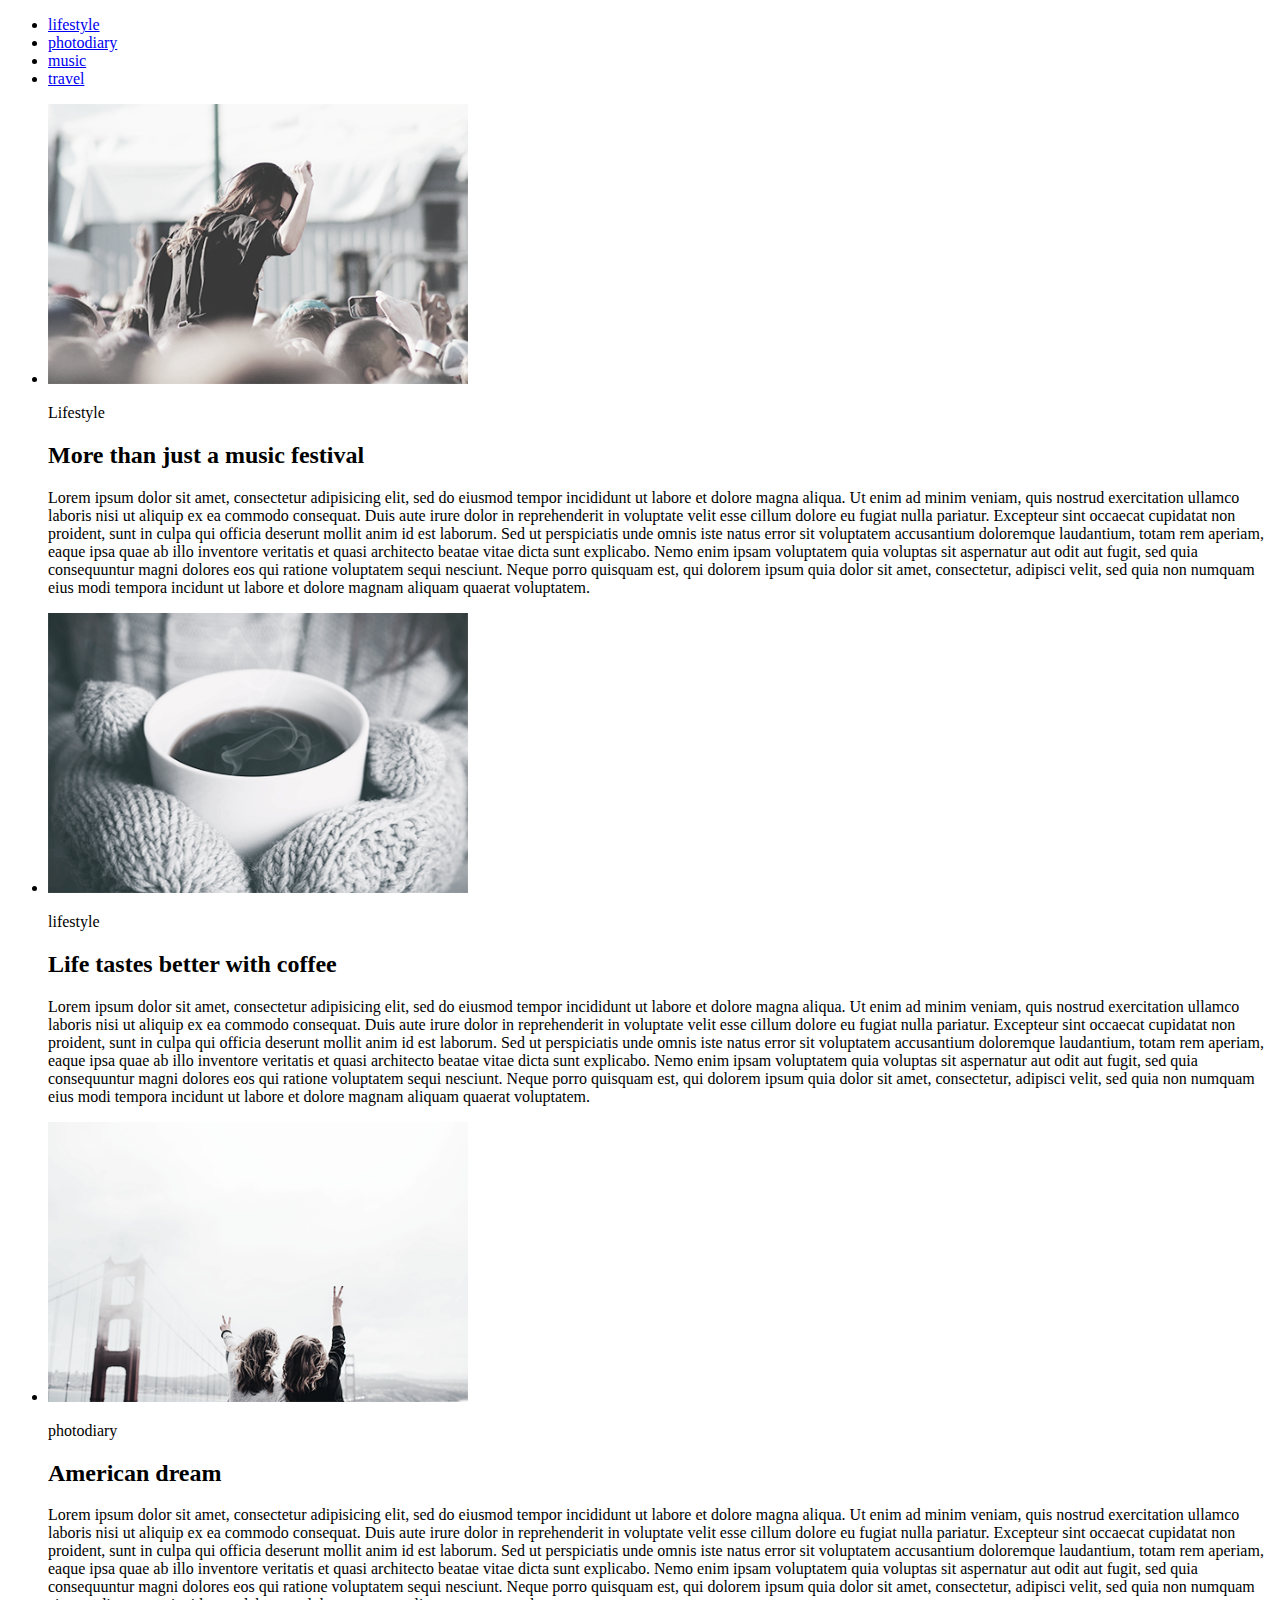
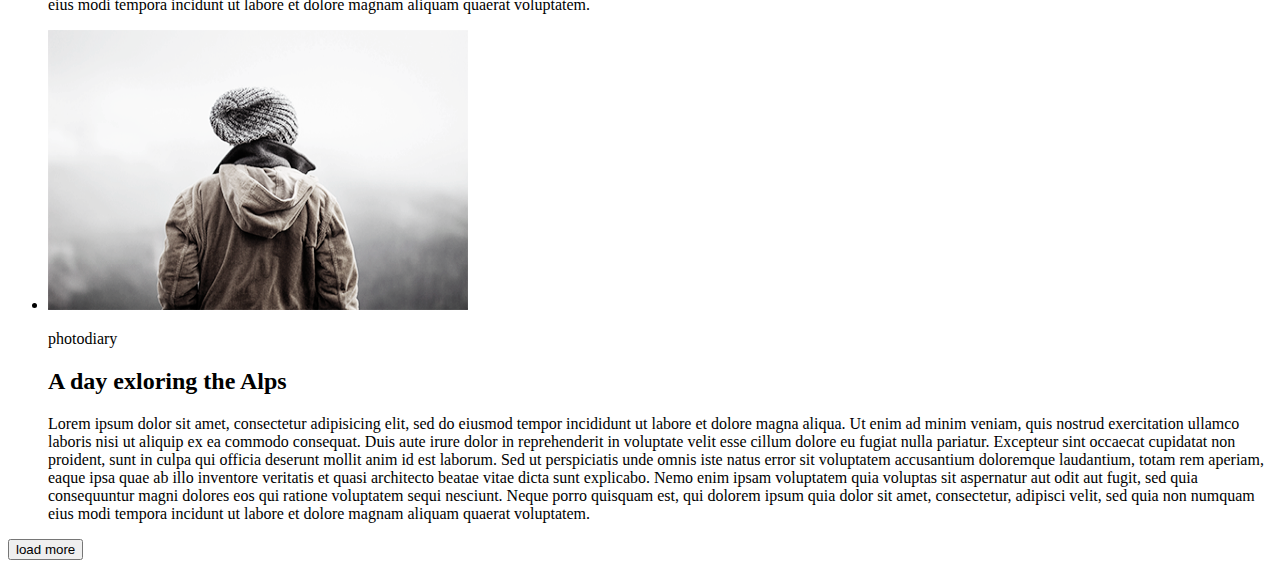
<file: html-css/hw-01-02/index.html>
<!DOCTYPE html>
<html lang="en">

<head>
  <meta charset="UTF-8">
  <meta name="viewport" content="width=device-width, initial-scale=1.0">
  <title>hw-01-02</title>
</head>

<body>

  <header>
    <nav>
      <ul>
        <li><a href="#section1">lifestyle</a></li>
        <li><a href="#section2">photodiary</a></li>
        <li><a href="#section3">music</a></li>
        <li><a href="#section4">travel</a></li>
      </ul>
    </nav>
  </header>

  <main>

    <section>

      <ul>

        <li>
          <article id="section1">
            <img src="img/image.png" alt="image" height="280" width="420">
            <p>Lifestyle</p>
            <h2>More than just a music festival</h2>
            <p>Lorem ipsum dolor sit amet, consectetur adipisicing elit, sed do eiusmod tempor incididunt ut labore et
              dolore
              magna aliqua. Ut enim ad minim veniam, quis nostrud exercitation ullamco laboris nisi ut aliquip ex ea
              commodo
              consequat. Duis aute irure dolor in reprehenderit in voluptate velit esse cillum dolore eu fugiat nulla
              pariatur. Excepteur sint occaecat cupidatat non proident, sunt in culpa qui officia deserunt mollit anim
              id est
              laborum. Sed ut perspiciatis unde omnis iste natus error sit voluptatem accusantium doloremque laudantium,
              totam
              rem aperiam, eaque ipsa quae ab illo inventore veritatis et quasi architecto beatae vitae dicta sunt
              explicabo.
              Nemo enim ipsam voluptatem quia voluptas sit aspernatur aut odit aut fugit, sed quia consequuntur magni
              dolores
              eos qui ratione voluptatem sequi nesciunt. Neque porro quisquam est, qui dolorem ipsum quia dolor sit
              amet,
              consectetur, adipisci velit, sed quia non numquam eius modi tempora incidunt ut labore et dolore magnam
              aliquam
              quaerat voluptatem.</p>
          </article>
        </li>

        <li>
          <article id="section2">
            <img src="img/image1.png" alt="image1" height="280" width="420">
            <p>lifestyle</p>
            <h2>Life tastes better with coffee</h2>
            <p>Lorem ipsum dolor sit amet, consectetur adipisicing elit, sed do eiusmod tempor incididunt ut labore et
              dolore
              magna aliqua. Ut enim ad minim veniam, quis nostrud exercitation ullamco laboris nisi ut aliquip ex ea
              commodo
              consequat. Duis aute irure dolor in reprehenderit in voluptate velit esse cillum dolore eu fugiat nulla
              pariatur. Excepteur sint occaecat cupidatat non proident, sunt in culpa qui officia deserunt mollit anim
              id est
              laborum. Sed ut perspiciatis unde omnis iste natus error sit voluptatem accusantium doloremque laudantium,
              totam
              rem aperiam, eaque ipsa quae ab illo inventore veritatis et quasi architecto beatae vitae dicta sunt
              explicabo.
              Nemo enim ipsam voluptatem quia voluptas sit aspernatur aut odit aut fugit, sed quia consequuntur magni
              dolores
              eos qui ratione voluptatem sequi nesciunt. Neque porro quisquam est, qui dolorem ipsum quia dolor sit
              amet,
              consectetur, adipisci velit, sed quia non numquam eius modi tempora incidunt ut labore et dolore magnam
              aliquam
              quaerat voluptatem.</p>
          </article>
        </li>

        <li>
          <article id="section3">
            <img src="img/image2.png" alt="image2" height="280" width="420">
            <p>photodiary</p>
            <h2>American dream</h2>
            <p>Lorem ipsum dolor sit amet, consectetur adipisicing elit, sed do eiusmod tempor incididunt ut labore et
              dolore
              magna aliqua. Ut enim ad minim veniam, quis nostrud exercitation ullamco laboris nisi ut aliquip ex ea
              commodo
              consequat. Duis aute irure dolor in reprehenderit in voluptate velit esse cillum dolore eu fugiat nulla
              pariatur. Excepteur sint occaecat cupidatat non proident, sunt in culpa qui officia deserunt mollit anim
              id
              est
              laborum. Sed ut perspiciatis unde omnis iste natus error sit voluptatem accusantium doloremque laudantium,
              totam
              rem aperiam, eaque ipsa quae ab illo inventore veritatis et quasi architecto beatae vitae dicta sunt
              explicabo.
              Nemo enim ipsam voluptatem quia voluptas sit aspernatur aut odit aut fugit, sed quia consequuntur magni
              dolores
              eos qui ratione voluptatem sequi nesciunt. Neque porro quisquam est, qui dolorem ipsum quia dolor sit
              amet,
              consectetur, adipisci velit, sed quia non numquam eius modi tempora incidunt ut labore et dolore magnam
              aliquam
              quaerat voluptatem.</p>
          </article>
        </li>

        <li>
          <article id="section4">
            <img src="img/image3.png" alt="image3" height="280" width="420">
            <p>photodiary</p>
            <h2>A day exloring the Alps</h2>
            <p>Lorem ipsum dolor sit amet, consectetur adipisicing elit, sed do eiusmod tempor incididunt ut labore et
              dolore
              magna aliqua. Ut enim ad minim veniam, quis nostrud exercitation ullamco laboris nisi ut aliquip ex ea
              commodo
              consequat. Duis aute irure dolor in reprehenderit in voluptate velit esse cillum dolore eu fugiat nulla
              pariatur. Excepteur sint occaecat cupidatat non proident, sunt in culpa qui officia deserunt mollit anim
              id
              est
              laborum. Sed ut perspiciatis unde omnis iste natus error sit voluptatem accusantium doloremque laudantium,
              totam
              rem aperiam, eaque ipsa quae ab illo inventore veritatis et quasi architecto beatae vitae dicta sunt
              explicabo.
              Nemo enim ipsam voluptatem quia voluptas sit aspernatur aut odit aut fugit, sed quia consequuntur magni
              dolores
              eos qui ratione voluptatem sequi nesciunt. Neque porro quisquam est, qui dolorem ipsum quia dolor sit
              amet,
              consectetur, adipisci velit, sed quia non numquam eius modi tempora incidunt ut labore et dolore magnam
              aliquam
              quaerat voluptatem.</p>
          </article>
        </li>

      </ul>

      <button>load more</button>

    </section>

  </main>

</body>

</html>
</file>
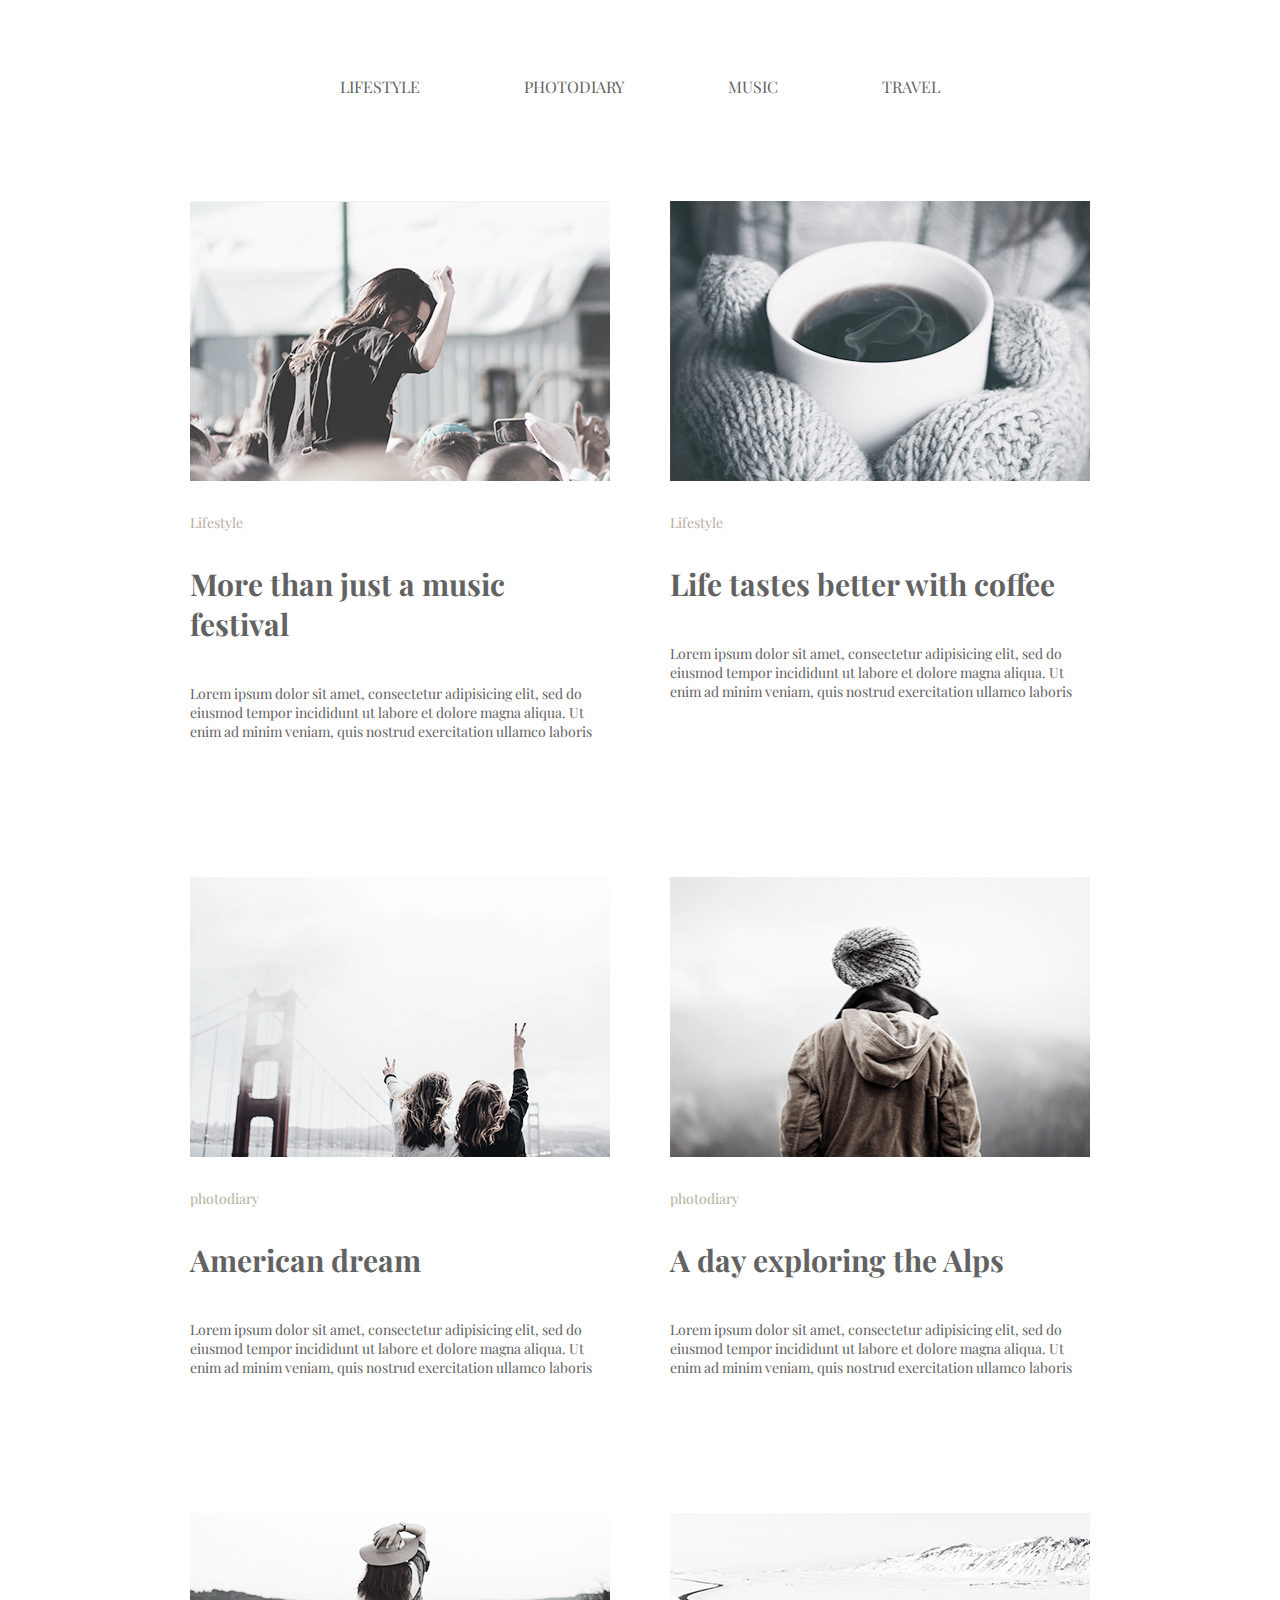
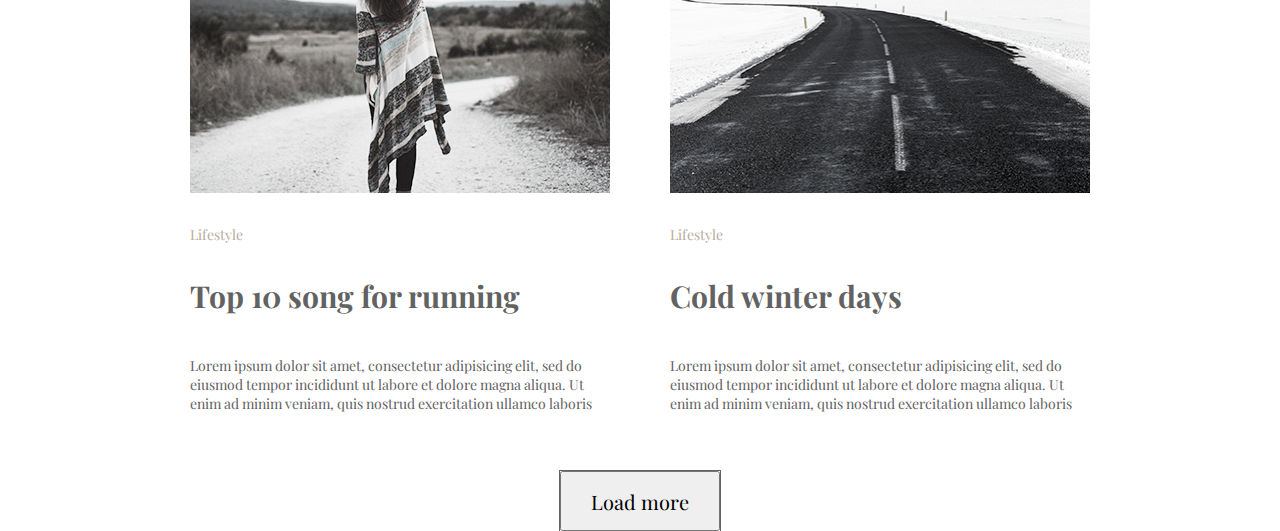
<file: html-css/hw-03/index.html>
<!DOCTYPE html>
<html lang="en">

<head>
    <meta charset="UTF-8">
    <meta name="viewport" content="width=device-width, initial-scale=1.0">
    <title>hw-03</title>
    <link href="https://fonts.googleapis.com/css?family=Playfair+Display:400,700&display=swap" rel="stylesheet">
    <link href="https://fonts.googleapis.com/css?family=Ubuntu&display=swap" rel="stylesheet">
    <link rel="stylesheet" href="css/style.css">
</head>

<body>
    <div class="container">
        <h1 class="visually-hidden">website</h1>

        <header class="page-header">

            <nav>
                <ul class="nav-ul">
                    <li class="nav-li"><a href="#">lifestyle</a></li>
                    <li class="nav-li"><a href="#">photodiary</a></li>
                    <li class="nav-li"><a href="#">music</a></li>
                    <li class="nav-li"><a href="#">travel</a></li>
                </ul>
            </nav>

        </header>

        <main>

            <section>

                <ul class="section-ul">
                    <li class="section-li">
                        <article class="post">
                            <img class="images" src="img/image_1.png" alt="image_1" width="420" height="280">
                            <p class="category">Lifestyle</p>
                            <h2 class="sections-title">More than just a music festival</h2>
                            <p class="text">Lorem ipsum dolor sit amet, consectetur adipisicing elit, sed do
                                eiusmod tempor incididunt ut labore et dolore magna aliqua. Ut enim ad minim veniam,
                                quis nostrud exercitation ullamco laboris</p>
                        </article>
                    </li>
                    <li class="section-li">
                        <article class="post">
                            <img class="images" src="img/image_2.png" alt="image_2.png" width="420" height="280">
                            <p class="category">Lifestyle</p>
                            <h2 class="sections-title">Life tastes better with coffee</h2>
                            <p class="text">Lorem ipsum dolor sit amet, consectetur adipisicing elit, sed do
                                eiusmod tempor incididunt ut labore et dolore magna aliqua. Ut enim ad minim veniam,
                                quis nostrud exercitation ullamco laboris</p>
                        </article>
                    </li>
                    <li class="section-li">
                        <article class="post">
                            <img class="images" src="img/image_3.png" alt="image_3.png" width="420" height="280">
                            <p class="category">photodiary</p>
                            <h2 class="sections-title">American dream</h2>
                            <p class="text">Lorem ipsum dolor sit amet, consectetur adipisicing elit, sed do
                                eiusmod tempor incididunt ut labore et dolore magna aliqua. Ut enim ad minim veniam,
                                quis nostrud exercitation ullamco laboris</p>
                        </article>
                    </li>
                    <li class="section-li">
                        <article class="post">
                            <img class="images" src="img/image_4.png" alt="image_4.png" width="420" height="280">
                            <p class="category">photodiary</p>
                            <h2 class="sections-title">A day exploring the Alps</h2>
                            <p class="text">Lorem ipsum dolor sit amet, consectetur adipisicing elit, sed do
                                eiusmod tempor incididunt ut labore et dolore magna aliqua. Ut enim ad minim veniam,
                                quis nostrud exercitation ullamco laboris</p>
                        </article>
                    </li>
                    <li class="section-li">
                        <article class="post">
                            <img class="images" src="img/image_5.png" alt="image_5.png" width="420" height="280">
                            <p class="category">Lifestyle</p>
                            <h2 class="sections-title">Top 10 song for running</h2>
                            <p class="text">Lorem ipsum dolor sit amet, consectetur adipisicing elit, sed do
                                eiusmod tempor incididunt ut labore et dolore magna aliqua. Ut enim ad minim veniam,
                                quis nostrud exercitation ullamco laboris</p>
                        </article>
                    </li>
                    <li class="section-li">
                        <article class="post">
                            <img class="images" src="img/image_6.png" alt="image_6.png" width="420" height="280">
                            <p class="category">Lifestyle</p>
                            <h2 class="sections-title">Cold winter days</h2>
                            <p class="text">Lorem ipsum dolor sit amet, consectetur adipisicing elit, sed do
                                eiusmod tempor incididunt ut labore et dolore magna aliqua. Ut enim ad minim veniam,
                                quis nostrud exercitation ullamco laboris</p>
                        </article>
                    </li>
                </ul>

                <button class="btn-more" type="button">Load more</button>

            </section>
        </main>
    </div>
</body>

</html>
</file>
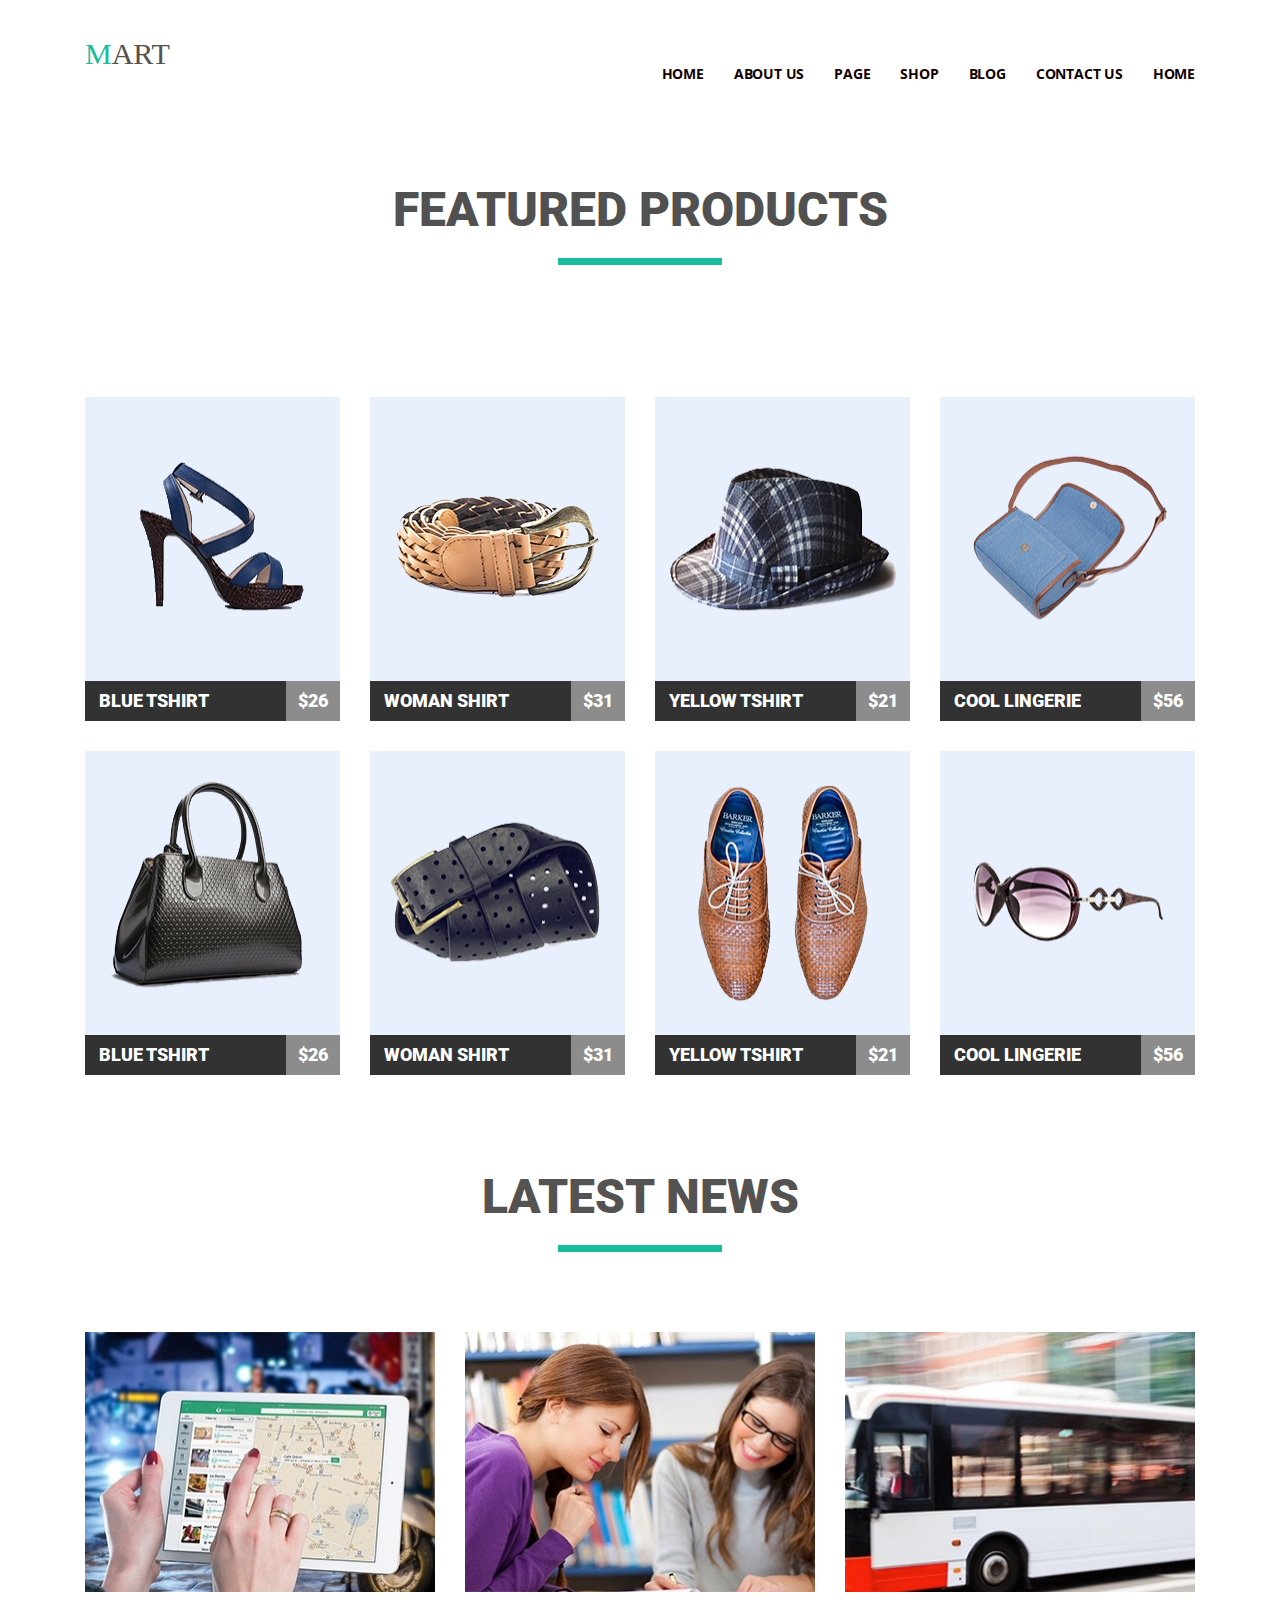
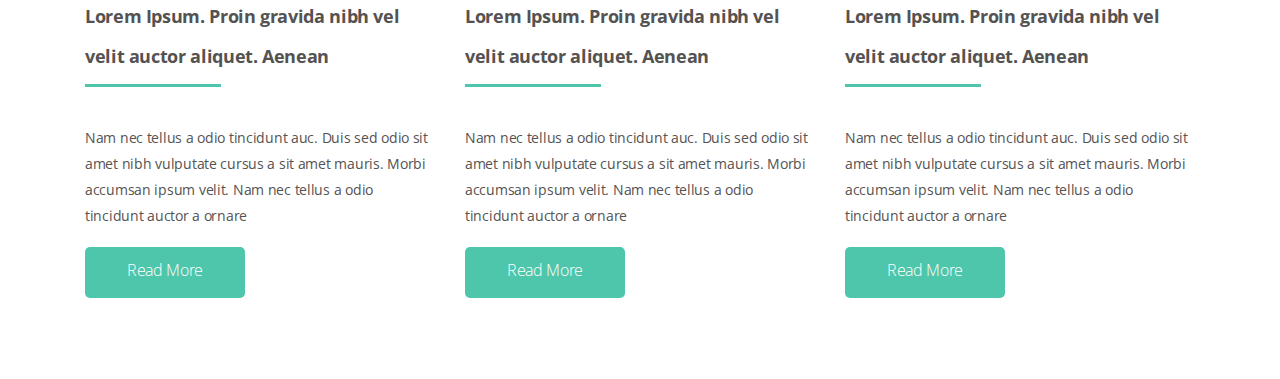
<file: html-css/hw-04/index.html>
<!DOCTYPE html>
<html lang="en">

<head>
    <meta charset="UTF-8">
    <meta name="viewport" content="width=device-width, initial-scale=1.0">
    <title>hw-04</title>
    <link href="https://fonts.googleapis.com/css?family=Roboto:300,400,700,900&display=swap" rel="stylesheet">
    <link href="https://fonts.googleapis.com/css?family=Open+Sans:300,400,700&display=swap" rel="stylesheet">
    <link rel="stylesheet" href="css/style.css">
</head>

<body>

    <div class="conteiner">

        <header>

            <nav class="clearfix">

                <div class="nav_logo">
                    <a href="#">mart</a>
                </div>
                <ul class="nav_list">
                    <li class="nav_list_item">
                        <a href="#" class="nav_list_link">home</a>
                    </li>
                    <li class="nav_list_item">
                        <a href="#" class="nav_list_link">about us</a>
                    </li>
                    <li class="nav_list_item">
                        <a href="#" class="nav_list_link">page</a>
                    </li>
                    <li class="nav_list_item">
                        <a href="#" class="nav_list_link">shop</a>
                    </li>
                    <li class="nav_list_item">
                        <a href="#" class="nav_list_link">blog</a>
                    </li>
                    <li class="nav_list_item">
                        <a href="#" class="nav_list_link">contact us</a>
                    </li>
                    <li class="nav_list_item">
                        <a href="#" class="nav_list_link">home</a>
                    </li>
                </ul>

            </nav>

        </header>
    </div>
    <main>
        <!--section featured-->

        <section class="featured">
            <div class="conteiner">
                <h2 class="featured_title">featured products</h2>

                <ul class="list clearfix">

                    <li class="list_block">
                        <a href="#">
                            <img class="list_block_img" src="./img/product_1.png" alt="pr1" width="255" height="280">
                        </a>

                        <div class="list_block-info clearfix">
                            <h2 class="list_block-title">
                                <a href="#">blue tshirt</a>
                            </h2>
                            <span class="list_block-price">$26</span>
                        </div>
                    </li>

                    <li class="list_block">
                        <a href="#">
                            <img class="list_block_img" src="./img/product_2.png" alt="pr2" width="255" height="280">
                        </a>

                        <div class="list_block-info clearfix">
                            <h2 class="list_block-title">
                                <a href="#">woman shirt</a>
                            </h2>
                            <span class="list_block-price">$31</span>
                        </div>
                    </li>

                    <li class="list_block">
                        <a href="#">
                            <img class="list_block_img" src="./img/product_3.png" alt="pr3" width="255" height="280">
                        </a>

                        <div class="list_block-info clearfix">
                            <h2 class="list_block-title">
                                <a href="#">yellow tshirt</a>
                            </h2>
                            <span class="list_block-price">$21</span>
                        </div>
                    </li>

                    <li class="list_block">
                        <a href="#">
                            <img class="list_block_img" src="./img/product_4.png" alt="pr4" width="255" height="280">
                        </a>

                        <div class="list_block-info clearfix">
                            <h2 class="list_block-title">
                                <a href="#">cool lingerie</a>
                            </h2>
                            <span class="list_block-price">$56</span>
                        </div>
                    </li>

                    <li class="list_block">
                        <a href="#">
                            <img class="list_block_img" src="./img/product_5.png" alt="pr5" width="255" height="280">
                        </a>

                        <div class="list_block-info clearfix">
                            <h2 class="list_block-title">
                                <a href="#">blue tshirt</a>
                            </h2>
                            <span class="list_block-price">$26</span>
                        </div>
                    </li>

                    <li class="list_block">
                        <a href="#">
                            <img class="list_block_img" src="./img/product_6.png" alt="pr6" width="255" height="280">
                        </a>

                        <div class="list_block-info clearfix">
                            <h2 class="list_block-title">
                                <a href="#">woman shirt</a>
                            </h2>
                            <span class="list_block-price">$31</span>
                        </div>
                    </li>

                    <li class="list_block">
                        <a href="#">
                            <img class="list_block_img" src="./img/product_7.png" alt="pr7" width="255" height="280">
                        </a>

                        <div class="list_block-info clearfix">
                            <h2 class="list_block-title">
                                <a href="#">yellow tshirt</a>
                            </h2>
                            <span class="list_block-price">$21</span>
                        </div>
                    </li>

                    <li class="list_block">
                        <a href="#">
                            <img class="list_block_img" src="./img/product_8.png" alt="pr8" width="255" height="280">
                        </a>

                        <div class="list_block-info clearfix">
                            <h2 class="list_block-title">
                                <a href="#">cool lingerie</a>
                            </h2>
                            <span class="list_block-price">$56</span>
                        </div>
                    </li>

                </ul>
            </div>
        </section>

        <!-- SECTION NEWS -->
        <section class="news">
            <div class="conteiner">
                <div class="news_title">latest news</div>

                <ul class="list-feature clearfix">
                    <li class="list-feature__item">
                        <img src="./img/img_1.jpg" alt="photo1" class="list-feature__img" width="350" height="260">
                        <h2 class="list-feature__title">Lorem Ipsum. Proin gravida nibh vel velit auctor aliquet. Aenean
                        </h2>
                        <p class="list-feature__text">Nam nec tellus a odio tincidunt auc. Duis sed odio sit amet nibh
                            vulputate cursus a sit amet mauris. Morbi accumsan ipsum velit. Nam nec tellus a odio
                            tincidunt auctor a ornare </p>
                        <a href="#" class="list-feature__link">read more</a>
                    </li>
                    <li class="list-feature__item">
                        <img src="./img/img_2.jpg" alt="photo2" class="list-feature__img" width="350" height="260">
                        <h2 class="list-feature__title">Lorem Ipsum. Proin gravida nibh vel velit auctor aliquet. Aenean
                        </h2>
                        <p class="list-feature__text">Nam nec tellus a odio tincidunt auc. Duis sed odio sit amet nibh
                            vulputate cursus a sit amet mauris. Morbi accumsan ipsum velit. Nam nec tellus a odio
                            tincidunt auctor a ornare </p>
                        <a href="#" class="list-feature__link">read more</a>
                    </li>
                    <li class="list-feature__item">
                        <img src="./img/img_3.jpg" alt="photo3" class="list-feature__img" width="350" height="260">
                        <h2 class="list-feature__title">Lorem Ipsum. Proin gravida nibh vel velit auctor aliquet. Aenean
                        </h2>
                        <p class="list-feature__text">Nam nec tellus a odio tincidunt auc. Duis sed odio sit amet nibh
                            vulputate cursus a sit amet mauris. Morbi accumsan ipsum velit. Nam nec tellus a odio
                            tincidunt auctor a ornare </p>
                        <a href="#" class="list-feature__link">read more</a>
                    </li>
                </ul>
            </div>
        </section>
    </main>

</body>

</html>
</file>
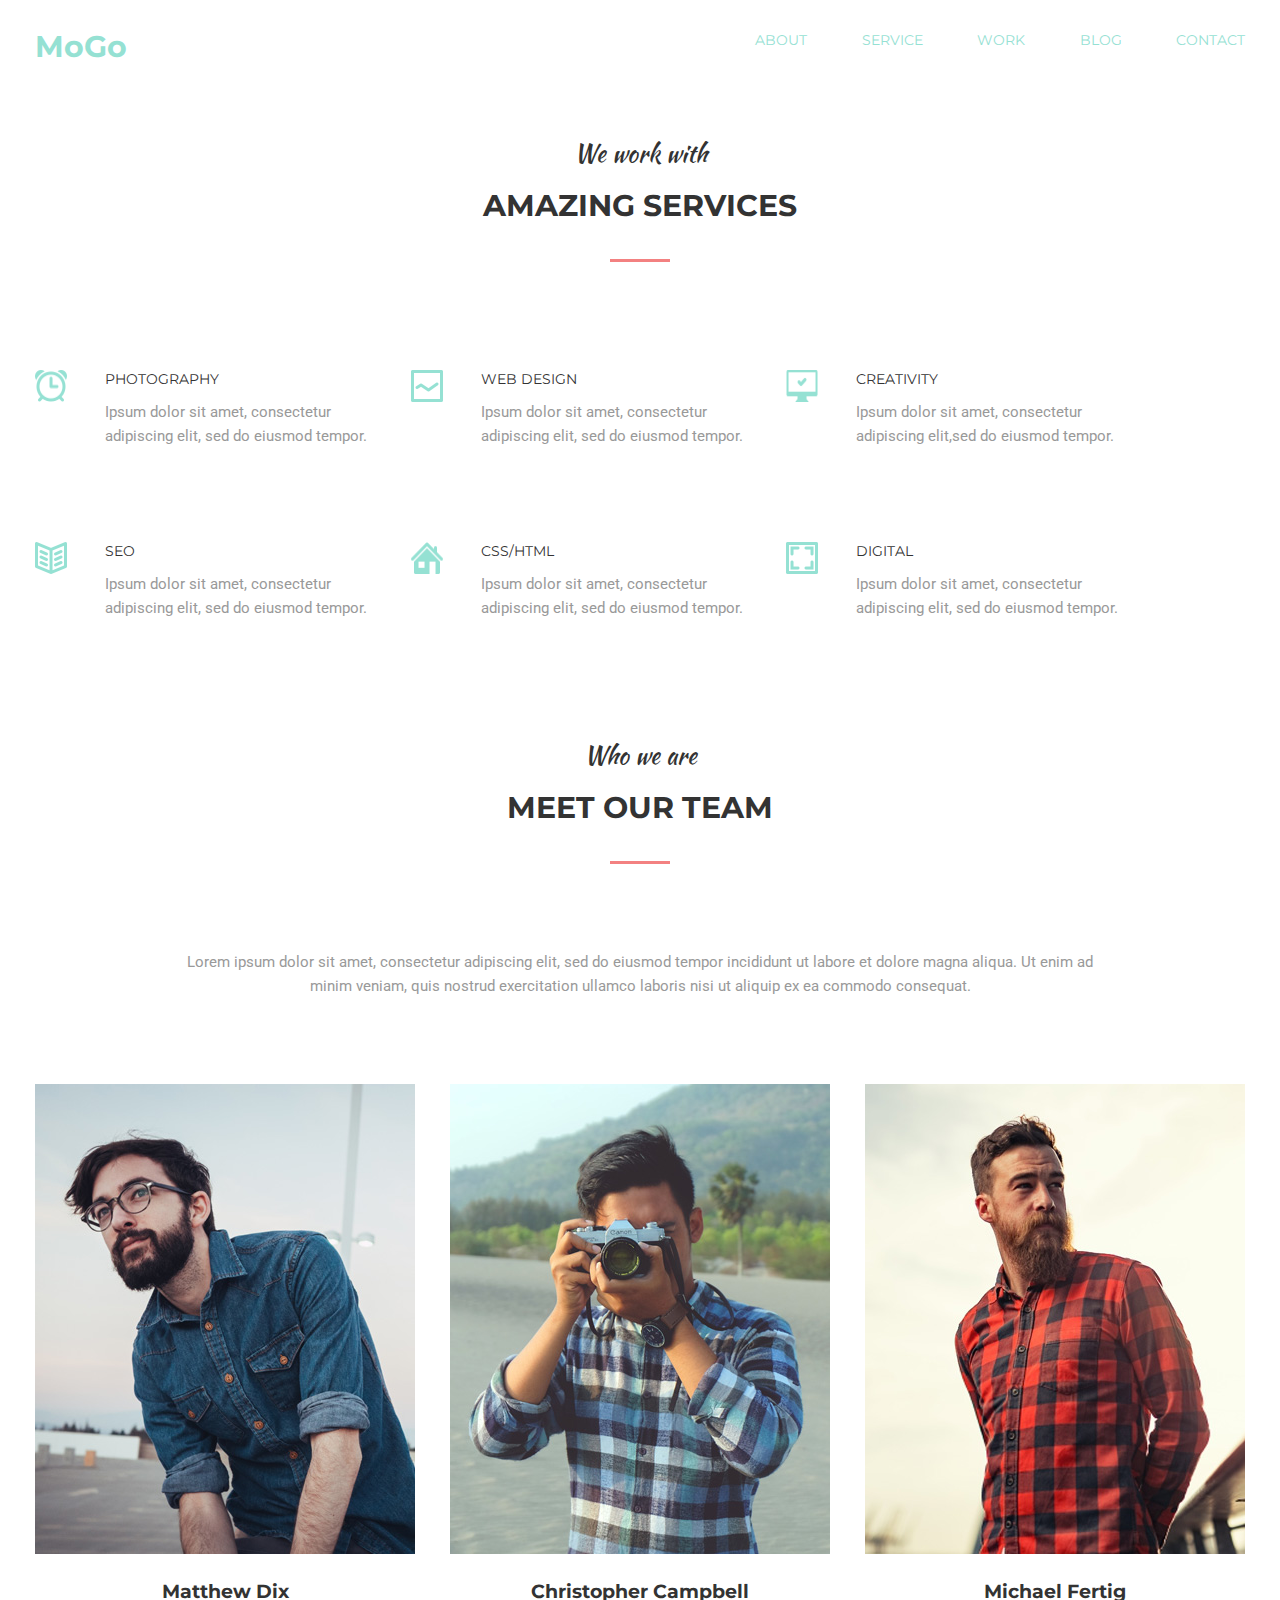
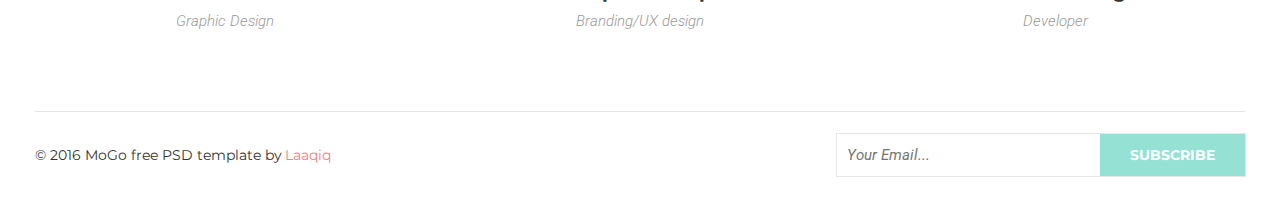
<file: html-css/hw-06/index.html>
<!DOCTYPE html>
<html lang="en">

<head>
    <meta charset="UTF-8">
    <meta name="viewport" content="width=device-width, initial-scale=1.0">
    <meta http-equiv="X-UA-Compatible" content="ie=edge">
    <link rel="stylesheet" href="css/style.css">
    <title>hw-06</title>
</head>

<!-- header -->

<body>
    <header class="header">
        <div class="container container-header">
            <div class="logo">
                <a href="#" class="logo-link">MoGo</a>
            </div>

            <nav class="navigation">
                <ul class="navigation-list">
                    <li class="navigation-list__item">
                        <a href="#" class="navigation-list__link">about</a>
                    </li>
                    <li class="navigation-list__item">
                        <a href="#" class="navigation-list__link">service</a>
                    </li>
                    <li class="navigation-list__item">
                        <a href="#" class="navigation-list__link">work</a>
                    </li>
                    <li class="navigation-list__item">
                        <a href="#" class="navigation-list__link">blog</a>
                    </li>
                    <li class="navigation-list__item">
                        <a href="#" class="navigation-list__link">contact</a>
                    </li>
                </ul>
            </nav>
        </div>
    </header>

    <!-- MAIN -->

    <main>
        <h1 class="visually-hidden">test</h1>

        <!-- SECTION SERVICES -->

        <section class="services">
            <div class="container">
                <div class="title service-title">
                    <h2 class="main-title">
                        <span>We work with</span>
                        Amazing Services</h2>
                </div>

                <ul class="services-list">
                    <li class="service-item">
                        <div class="service-item__box">
                            <h3 class="service-item__title">Photography</h3>
                            <p class="service-item__text">Ipsum dolor sit amet, consectetur adipiscing elit, sed
                                do eiusmod tempor.</p>
                        </div>
                    </li>

                    <li class="service-item">
                        <div class="service-item__box">
                            <h3 class="service-item__title">Web Design</h3>
                            <p class="service-item__text">Ipsum dolor sit amet, consectetur adipiscing elit, sed
                                do eiusmod tempor.</p>
                        </div>
                    </li>

                    <li class="service-item">
                        <div class="service-item__box">
                            <h3 class="service-item__title">Creativity</h3>
                            <p class="service-item__text">Ipsum dolor sit amet, consectetur adipiscing elit,sed do
                                eiusmod tempor.</p>
                        </div>
                    </li>

                    <li class="service-item">
                        <div class="service-item__box">
                            <h3 class="service-item__title">Seo</h3>
                            <p class="service-item__text">Ipsum dolor sit amet, consectetur adipiscing elit, sed
                                do eiusmod tempor.</p>
                        </div>
                    </li>

                    <li class="service-item">
                        <div class="service-item__box">
                            <h3 class="service-item__title">Css/Html</h3>
                            <p class="service-item__text">Ipsum dolor sit amet, consectetur adipiscing elit, sed
                                do eiusmod tempor.</p>
                        </div>
                    </li>

                    <li class="service-item">
                        <div class="service-item__box">
                            <h3 class="service-item__title">Digital</h3>
                            <p class="service-item__text">Ipsum dolor sit amet, consectetur adipiscing elit, sed
                                do eiusmod tempor.</p>
                        </div>
                    </li>
                </ul>
            </div>
        </section>

        <!-- SECTION TEAM -->

        <section class="team" id="team">
            <div class="container">
                <div class="title team-title">
                    <h2 class="main-title"><span>Who we are</span>Meet our team</h2>
                </div>
 
                <div class="description">
                    <p class="description-text"> Lorem ipsum dolor sit amet, consectetur adipiscing elit, sed do eiusmod
                        tempor incididunt ut labore et dolore magna aliqua. Ut enim ad minim veniam, quis nostrud
                        exercitation ullamco laboris nisi ut aliquip ex ea commodo consequat.
                    </p>
                </div>

                <ul class="team-list">
                    <li class="team-list__item">
                        <div class="overlay-wrap">
                            <img src="./img/foto_1.jpg" alt="man_1" class="team-list__img" width="380" height="470">

                            <div class="overlay">
                                <ul class="overlay-list">
                                    <li class="overlay-item">
                                        <a href="#" class="overlay-link">
                                            <img src="./img/facebook.png" alt="facebook">
                                        </a>
                                    </li>
                                    <li class="overlay-item">
                                        <a href="#" class="overlay-link">
                                            <img src="./img/twitter.png" alt="twitter">
                                        </a>
                                    </li>
                                    <li class="overlay-item">
                                        <a href="#" class="overlay-link">
                                            <img src="./img/pinterest.png" alt="pinterest">
                                        </a>
                                    </li>
                                    <li class="overlay-item">
                                        <a href="#" class="overlay-link">
                                            <img src="./img/instagram.png" alt="instagram">
                                        </a>
                                    </li>
                                </ul>
                            </div>
                        </div>
                        <h3 class="team-list__title">Matthew Dix</h3>
                        <p class="team-list__specialty">Graphic Design</p>
                    </li>

                    <li class="team-list__item">
                        <div class="overlay-wrap">
                            <img src="./img/foto_2.jpg" alt="man_2" class="team-list__img" width="380" height="470">

                            <div class="overlay">
                                <ul class="overlay-list">
                                    <li class="overlay-item">
                                        <a href="#" class="overlay-link">
                                            <img src="./img/facebook.png" alt="facebook">
                                        </a>
                                    </li>
                                    <li class="overlay-item">
                                        <a href="#" class="overlay-link">
                                            <img src="./img/twitter.png" alt="twitter">
                                        </a>
                                    </li>
                                    <li class="overlay-item">
                                        <a href="#" class="overlay-link">
                                            <img src="./img/pinterest.png" alt="pinterest">
                                        </a>
                                    </li>
                                    <li class="overlay-item">
                                        <a href="#" class="overlay-link">
                                            <img src="./img/instagram.png" alt="instagram">
                                        </a>
                                    </li>
                                </ul>
                            </div>
                        </div>
                        <h3 class="team-list__title">Christopher Campbell</h3>
                        <p class="team-list__specialty">Branding/UX design</p>
                    </li>

                    <li class="team-list__item">
                        <div class="overlay-wrap">
                            <img src="./img/foto_3.jpg" alt="man_3" class="team-list__img" width="380" height="470">

                            <div class="overlay">
                                <ul class="overlay-list">
                                    <li class="overlay-item">
                                        <a href="#" class="overlay-link">
                                            <img src="./img/facebook.png" alt="facebook">
                                        </a>
                                    </li>
                                    <li class="overlay-item">
                                        <a href="#" class="overlay-link">
                                            <img src="./img/twitter.png" alt="twitter">
                                        </a>
                                    </li>
                                    <li class="overlay-item">
                                        <a href="#" class="overlay-link">
                                            <img src="./img/pinterest.png" alt="pinterest">
                                        </a>
                                    </li>
                                    <li class="overlay-item">
                                        <a href="#" class="overlay-link">
                                            <img src="./img/instagram.png" alt="instagram">
                                        </a>
                                    </li>
                                </ul>
                            </div>
                        </div>
                        <h3 class="team-list__title">Michael Fertig</h3>
                        <p class="team-list__specialty">Developer</p>
                    </li>
                </ul>
            </div>
        </section>

    </main>

    <!-- FOOTER -->

    <footer class="footer">
        <div class="container f_container">
            <div class="footer_wrap">
                <p class="footer_text">© 2016 MoGo free PSD template by</p>
                <a href="#" class="footer_link">Laaqiq</a>
            </div>
            <form action="#" class="footer_form">
                <input type="email" name="email-address" placeholder="Your Email...">
                <button type="submit" class="submit btn" value="Submit">Subscribe</button>
            </form>
        </div>
    </footer>

</body>

</html>
</file>
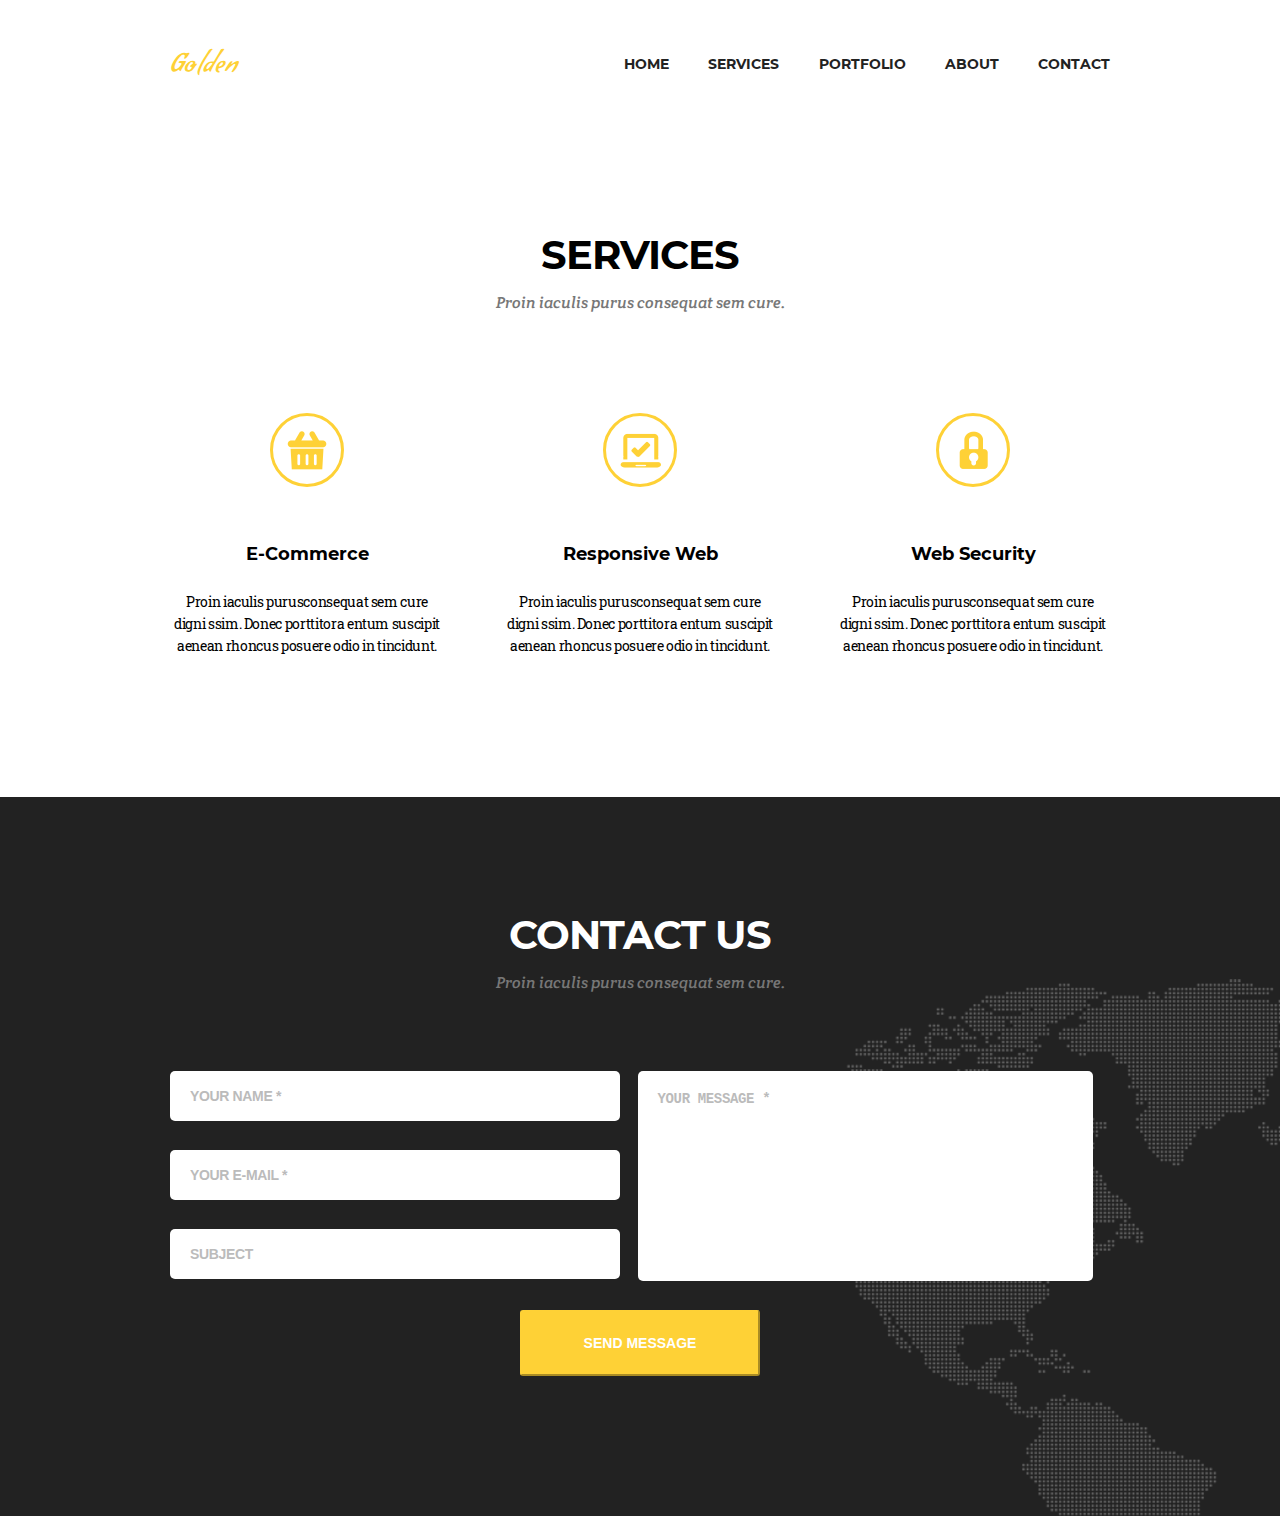
<file: html-css/hw-07/index.html>
<!DOCTYPE html>
<html lang="en">

<head>
    <meta charset="UTF-8">
    <meta name="viewport" content="width=device-width, initial-scale=1.0">
    <link rel="stylesheet" href="css/style.css">
    <title>hw-07</title>
</head>

<body>

    <header class="header">

        <div class="container container-header">
            <h1 class="logo">
                <a href="#" class="logo-link">Golden</a>
            </h1>
            <nav class="navigation">
                <ul class="nav-list">
                    <li class="nav-list__item"><a href="#" class="nav-list__link">Home</a></li>
                    <li class="nav-list__item"><a href="#" class="nav-list__link">Services</a></li>
                    <li class="nav-list__item"><a href="#" class="nav-list__link">Portfolio</a></li>
                    <li class="nav-list__item"><a href="#" class="nav-list__link">About</a></li>
                    <li class="nav-list__item"><a href="#" class="nav-list__link">Contact</a></li>
                </ul>
            </nav>
        </div>
    </header>

    <!-- MAIN -->

    <main class="main">

        <!-- SECTION SERVICES -->

        <section class="section-services">
            <div class="container container-service">
                <div class="title service-title">
                    <h2 class="service-title__main">Services</h2>
                    <p class="title__sub">Proin iaculis purus consequat sem cure.</p>
                </div>

                <div class="features">
                    <ul class="features__list">
                        <li class="features__list-item">
                            <h3 class="list-item__title">E-Commerce</h3>
                            <p class="list-item__text">Proin iaculis purusconsequat sem cure digni ssim. Donec
                                porttitora entum suscipit aenean rhoncus posuere odio in tincidunt.</p>
                        </li>
                        <li class="features__list-item">
                            <h3 class="list-item__title">Responsive Web</h3>
                            <p class="list-item__text">Proin iaculis purusconsequat sem cure digni ssim. Donec
                                porttitora entum suscipit aenean rhoncus posuere odio in tincidunt.</p>
                        </li>
                        <li class="features__list-item">
                            <h3 class="list-item__title">Web Security</h3>
                            <p class="list-item__text">Proin iaculis purusconsequat sem cure digni ssim. Donec
                                porttitora entum suscipit aenean rhoncus posuere odio in tincidunt.</p>
                        </li>
                    </ul>
                </div>
            </div>

        </section>

        <!-- SECTION CONTACT -->

        <section class="section_contact">
            <div class="container container_contact">

                <div class="title contact-title">
                    <h2 class="contact-title__main">Contact us</h2>
                    <p class="title__sub">Proin iaculis purus consequat sem cure.</p>
                </div>

                <!-- FORM -->

                <form action="#" class="footer_form">
                    <div class="form">
                        <input type="text" name="name" placeholder="your Name *" class="firsname" required
                            minlength="2">
                        <input type="email" name="emailaddress" placeholder="your e-mail *" class="email" required>
                        <input type="text" name="subject" placeholder="subject" class="subject">
                        <textarea name="Message" cols="20" rows="10" placeholder="Your message *"></textarea>
                    </div>

                    <button class="message_btn">send message</button>

                </form>
            </div>

        </section>
    </main>
</body>

</html>
</file>
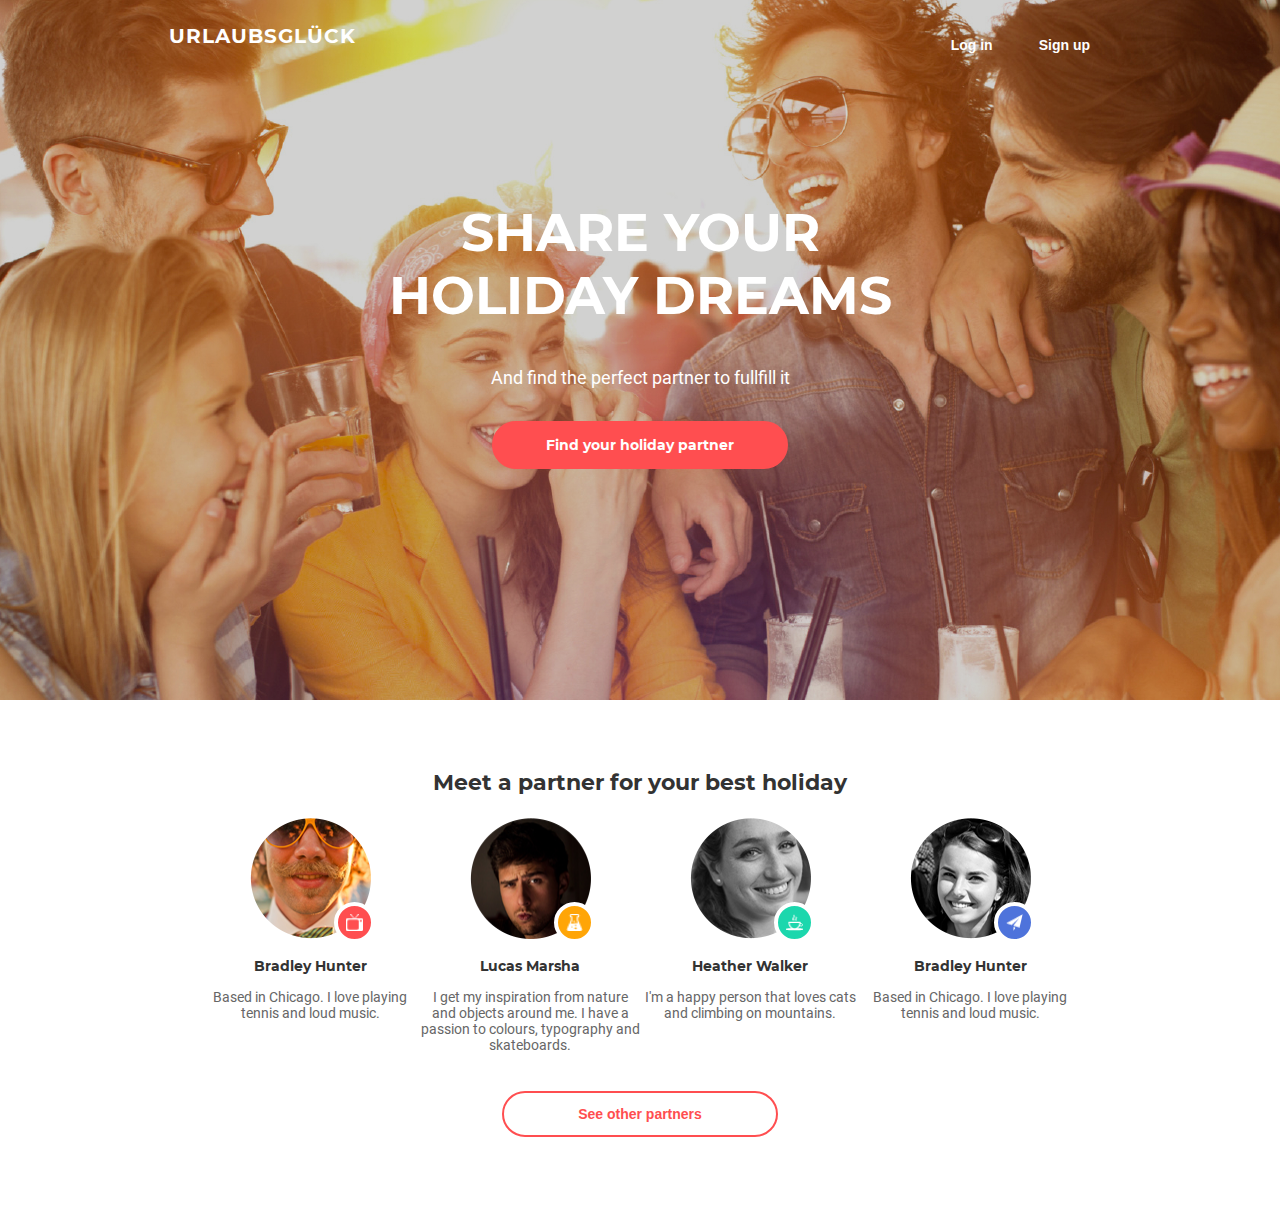
<file: html-css/hw-08/index.html>
<!DOCTYPE html>
<html lang="en">

<head>
    <meta charset="UTF-8">
    <meta name="viewport" content="width=device-width, initial-scale=1.0">
    <link rel="stylesheet" href="css/ctyle.css">
    <title>hw-08</title>
</head>

<body>

    <div class="wrap__holiday-dreams">
        <header class="header">
            <div class="container head-container">
                <div class="registration-wrap">
                    <button class="registration-btn">Log in</button>
                    <button class="registration-btn">Sign up</button>
                </div>
                <h1 class="logo"><a href="#">URLAUBSGLÜCK</a></h1>
            </div>
        </header>
        <div class="container dreams-container">
            <h2 class="dreams__title">Share your holiday dreams</h2>
            <p class="dreams__text">And find the perfect partner to fullfill it</p>
            <a href="#" class="link dreams__link">Find your holiday partner</a>
        </div>
    </div>

    <section class="partners">
        <div class="container partners-wrap">
            <h2 class="title">Meet a partner for your best holiday</h2>
            <ul class="team__list">
                <li class="team__item">
                    <div class="team__item-wrap icon-tv">
                        <img src="./img/photo_1.png" alt="partner1" width="121" height="121" class="team__item-photo ">
                    </div>
                    <h3 class="team__item-title">Bradley Hunter</h3>
                    <p class="team__item-text">Based in Chicago. I love playing tennis and loud music.</p>
                </li>
                <li class="team__item">
                    <div class="team__item-wrap icon-flask">
                        <img src="./img/photo_2.png" alt="partner2" width="121" height="121" class="team__item-photo">
                    </div>
                    <h3 class="team__item-title">Lucas Marsha</h3>
                    <p class="team__item-text">I get my inspiration from nature and objects around me. I have a passion
                        to colours, typography and skateboards.</p>
                </li>
                <li class="team__item">
                    <div class="team__item-wrap icon-coffee">
                        <img src="./img/photo_3.png" alt="partner3" width="121" height="121" class="team__item-photo">
                    </div>

                    <h3 class="team__item-title">Heather Walker</h3>
                    <p class="team__item-text">I'm a happy person that loves cats and climbing on mountains.</p>
                </li>
                <li class="team__item">
                    <div class="team__item-wrap icon-telegram">
                        <img src="./img/photo_4.png" alt="partner4" width="121" height="121" class="team__item-photo">
                    </div>
                    <h3 class="team__item-title">Bradley Hunter</h3>
                    <p class="team__item-text">Based in Chicago. I love playing tennis and loud music.</p>
                </li>
            </ul>

            <button class="link team__link">See other partners</button>
        </div>
    </section>

</body>

</html>
</file>
<file: html-css/hw-03/css/style.css>
* {
	margin: 0;
	padding: 0;
	box-sizing: border-box;
}

.visually-hidden:not(:focus):not(:active),
input[type="checkbox"].visually-hidden,
input[type="radio"].visually-hidden {
	position: absolute;

	width: 1px;
	height: 1px;
	margin: -1px;
	border: 0;
	padding: 0;

	white-space: nowrap;

	clip-path: inset(100%);
	clip: rect(0 0 0 0);
	overflow: hidden;
}

.container {
	width: 900px;
	margin: 0 auto;
	font-family: 'Playfair Display';
}

/* site navigation */

.page-header {
	padding-top: 76px;
	padding-bottom: 104px;
}

.nav-ul {
	list-style: none;
	text-transform: uppercase;
	text-align: center;
}

a {
	text-decoration: none;
	color: #626262;
}

.nav-ul a:hover {
	color: #03a9f4;
}

.nav-li {
	display: inline;
	margin-right: 100px;
}

.nav-ul li:last-child {
	margin-right: 0px;
}

.images {
	margin-bottom: 32px;
}

.section-ul {
	list-style: none;
	font-size: 0px;
	padding-bottom: 58px
}

.section-li {
	width: 420px;
	display: inline-block;
	margin-right: 60px;
	vertical-align: top;
	margin-bottom: 136px;
}

.section-li:nth-child(2n) {
	margin-right: 0px;
}

.section-li:nth-last-child(-n +2) {
	margin-bottom: 0px;
}

section h2 {
	font-size: 30px;
}

.category {
	margin-bottom: 32px;
	color: #b4ad9e;
	font-size: 14px;
}

.sections-title {
	margin-bottom: 40px;
	color: #626262;
}

.text {
	color: #626262;
	font-size: 14px;
}

.btn-more {
	display: block;
	margin: 0 auto;
	width: 160px;
	height: 60px;
	outline: 1px solid #626262;
	font-size: 20px;
	cursor: pointer;
	text-align: center;
	font-family: "Playfair Display";
}

.btn-more:hover {
	color: #03a9f4;
	;
}
</file>
<file: html-css/hw-04/css/style.css>
* {
    box-sizing: border-box;
    padding: 0px;
    margin: 0px;
}

.conteiner {
    width: 1110px;
    margin: 0 auto;
    font-family: 'Open Sans', 'Roboto' sans-serif;
}

.clearfix {
    overflow: auto;
}

.clearfix::after {
    display: table;
    content: '';
    clear: both;
}

.nav_logo {
    font-family: 'Roboto'sans-serif;
    font-size: 30px;
    line-height: 32px;
    font-weight: 300;
    text-transform: uppercase;
    margin: 0;
    padding: 0;
    float: left;
}

.nav_logo a {
    text-decoration: none;
    color: #555252;
}

.nav_logo::first-letter {
    color: #1abc9c;
    font-weight: 400;
}

.nav_list {
    float: right;
}

.nav_list_item {
    float: left;
    list-style-type: none;
    margin: 20px 30px 0 0;
    font-family: 'Open Sans', sans-serif;
    font-size: 14px;
    line-height: 32px;
    font-weight: 700;
    text-transform: uppercase;
    letter-spacing: -0.2px;
}

.nav_list_item:last-child {
    margin-right: 0;
}

.nav_list_link {
    text-decoration: none;
    color: #0f0101;
}

.nav_list_link:hover {
    color: #1abc9c;
}

header {
    padding: 38px 0 0 0;
}

/*section featured*/

h2 {
    color: #ffffff;
    font-family: 'Roboto', sans-serif;
    font-size: 18px;
    line-height: 40px;
    margin: 0;
    padding: 0;
}

.featured {
    padding-top: 104px;
    padding-bottom: 106px;
}

.featured_title {
    color: #515151;
    line-height: 32px;
    font-weight: 900;
    font-family: 'Roboto', sans-serif;
    font-size: 48px;
    text-transform: uppercase;
    text-align: center;
    padding-bottom: 132px;
}

.featured_title::after {
    content: '';
    margin: 0 auto;
    display: block;
    width: 164px;
    height: 7px;
    background-color: #1abc9c;
    margin-top: 32px;
}

.list_block {
    float: left;
    margin: 0 30px 30px 0;
    background-color: rgb(233, 240, 253);
    list-style-type: none;
}

.list_block:nth-child(4n) {
    margin-right: 0;
}

.list_block:nth-child(n+5) {
    margin-bottom: 0;
}

.list_block-img {
    display: block;
}

.list_block-info {
    display: block;
    background-color: rgb(50, 50, 50);
}

.list_block:hover .list_block-info {
    background-color: rgb(25, 188, 155);
}

.list_block-title {
    float: left;
    margin-left: 14px;
    font-weight: 900;
    text-transform: uppercase;
}

.list_block-title a {
    text-decoration: none;
    color: rgb(255, 255, 255);
}

.list_block-price {
    width: 54px;
    height: 40px;
    float: right;
    text-align: center;
    color: rgb(255, 255, 255);
    background-color: rgba(255, 255, 255, 0.44);
    font-family: 'Roboto', sans-serif;
    font-size: 18px;
    line-height: 40px;
    font-weight: 900;
    text-transform: uppercase;
}

/* SECTION NEWS */

.news {   
    margin: 0 auto;
    padding-bottom: 81px; 
}

.news_title {
    color: #555252;
    margin: 0 auto;
    font-size: 48px;
    line-height: 32px;
    text-align: center;
    font-family: 'Roboto', sans-serif;
    font-weight: 900;
    text-transform: uppercase;
    margin-bottom: 80px;
 }

.news_title::after {
    display: block;
    content: '';
    margin: 0 auto;
    display: block;
    width: 164px;
    height: 7px;
    background-color: #1abc9c;
    margin-top: 32px;
}

.list-feature__item {
    float: left;
    width: 350px;
    margin: 0 30px 0 0;
    list-style-type: none;
}

.list-feature__item:last-child {
    margin-right: 0;
}

.list-feature__title {
    color: #555252;
    font-family: 'Open Sans', sans-serif;
    font-weight: 700;
    letter-spacing: -0.36px;
    margin: 0 0 38px 0;
}

.list-feature__title::after {
    display: block;
    content: '';
    display: block;
    width: 136px;
    height: 3px;
    margin-top: 8px;
    background-color: rgb(78, 198, 171);
}

.list-feature__text {
    color: rgb(85, 82, 82);
    font-family: 'Open Sans', sans-serif;
    font-size: 14px;
    font-weight: 400;
    line-height: 26px;
    letter-spacing: -0.28px;
    padding-bottom: 18px;
}

.list-feature__link {
    display: block;
    border-radius: 5px;
    color: rgb(255, 255, 255);
    background-color: rgb(78, 198, 171);
    font-family: 'Open Sans', sans-serif;
    font-size: 16px;
    font-weight: 300;
    line-height: 26px;
    letter-spacing: -0.32px;
    text-decoration: none;
    width: auto;
    width: 160px;
    height: 51px;
    text-align: center;
    text-transform: capitalize;
    padding-top: 10px;
}


.list-feature__link:hover {
    padding: 16px 36px;
    background-color: rgb(255, 255, 255);
    color: rgb(78, 198, 171);
    font-weight: 900;
    border: 2px solid rgb(78, 198, 171);
    border-radius: 5px;
}
</file>
<file: html-css/hw-06/css/style.css>
@import url("https://fonts.googleapis.com/css?family=Roboto:300i,400&display=swap");
@import url("https://fonts.googleapis.com/css?family=Montserrat:400,700&display=swap");
@import url("https://fonts.googleapis.com/css?family=Kaushan+Script&display=swap");

* {
    padding: 0;
    margin: 0;
    box-sizing: border-box;
}

body {
    font-family: "Roboto", "Montserrat", sans-serif;
    font-family: "Kaushan Script", cursive;
}

.container {
    width: 1210px;
    margin: 0 auto;
}

.title {
    text-align: center;
}

.main-title span {
    display: block;
    font-family: "Kaushan Script", cursive;
    font-size: 24px;
    font-weight: 400;
    margin-bottom: 16px;
    text-transform: none;
}

h2,
h3 {
    color: rgb(51, 51, 51);
    font-family: "Montserrat", sans-serif;
}

.logo {
    color: rgb(149, 225, 211);
    font-size: 30px;
    font-weight: 700;
    font-family: "Montserrat", sans-serif;
}

h2 {
    font-size: 30px;
    font-weight: 700;
    text-transform: uppercase;
}

p {
    color: #999999;
}

/* HEADER */

header {
    padding: 28px 0;
}

.container-header {
    display: flex;
    justify-content: space-between;
}

.logo-link {
    text-decoration: none;
    color: rgb(149, 225, 211);
}

.navigation {
    display: flex;
    align-items: center;
}

.navigation-list {
    display: flex;
    justify-content: space-between;
    flex-wrap: wrap;
    min-height: 40px;
    width: 490px;
}

.navigation-list__item {
    list-style-type: none;
    font-size: 14px;
    font-weight: 400;
    text-transform: uppercase;
}

.navigation-list__link {
    color: rgb(149, 225, 211);
    font-family: "Montserrat", sans-serif;
    text-decoration: none;
    line-height: 25px;
}

.navigation-list__link:hover,
.navigation-list__link:focus {
    color: rgb(255, 96, 0);
}

.navigation-list__link:after {
    background-color: rgb(255, 96, 0);
    display: block;
    content: "";
    height: 3px;
    width: 0%;
    transition: width 200ms linear;
}

.navigation-list__link:hover:after,
.navigation-list__link:focus:after {
    width: 100%;
}

/* MAIN */

.visually-hidden:not(:focus):not(:active),
input[type="checkbox"].visually-hidden,
input[type="radio"].visually-hidden {
    position: absolute;
    width: 1px;
    height: 1px;
    margin: -1px;
    border: 0;
    padding: 0;
    white-space: nowrap;
    clip-path: inset(100%);
    clip: rect(0 0 0 0);
    overflow: hidden;
}

/* SECTION SERVICES */

.services {
    padding: 40px 0;
}

.service-title {
    margin-bottom: 108px;
}

.service-title:after {
    content: '';
    margin: 0 auto;
    display: block;
    width: 60px;
    height: 3px;
    background-color: rgb(243, 129, 129);
    margin-top: 35px;
}

.services-list {
    display: flex;
    justify-content: space-between;
    flex-wrap: wrap;
    width: 1100px;
}

.service-item {
    display: flex;
    justify-content: space-between;
    list-style-type: none;
    margin-bottom: 94px;
    padding-left: 70px;
}

.service-item:nth-last-child(-n + 3) {
    margin-bottom: 0;
}

.service-item__box {
    width: 279px;
    position: relative;
}

.service-item:nth-child(n + 1) {
    color: rgb(149, 225, 211);
    background-size: 32px 32px;
    background-repeat: no-repeat;
}

.service-item:nth-child(1) {
    background-image: url("../img/img_1.png");
}

.service-item:nth-child(2) {
    background-image: url("../img/img_2.png");
}

.service-item:nth-child(3) {
    background-image: url("../img/img_3.png");
}

.service-item:nth-child(4) {
    background-image: url("../img/img_4.png");
}

.service-item:nth-child(5) {
    background-image: url("../img/img_5.png");
}

.service-item:nth-child(6) {
    background-image: url("../img/img_6.png");
}

.service-item__title {
    margin-bottom: 12px;
    font-size: 14px;
    font-weight: 400;
    text-transform: uppercase;
}

.service-item__text {
    font-family: "Roboto", sans-serif;
    font-size: 15px;
    font-weight: 400;
    line-height: 24px;
}

/* SECTION TEAM */

.team {
    padding: 78px 0;
}

.team-title {
    margin-bottom: 86px;
}

.team-title:after {
    content: '';
    margin: 0 auto;
    display: block;
    width: 60px;
    height: 3px;
    background-color: rgb(243, 129, 129);
    margin-top: 35px;
}

.description {
    width: 944px;
    margin: 0 auto;
    text-align: center;
    font-family: "Roboto", sans-serif;
    font-size: 15px;
    font-weight: 400;
    line-height: 24px;
}

.description-text {
    margin-bottom: 86px;
}

.team-list {
    display: flex;
    justify-content: space-between;
}

.team-list__item {
    display: flex;
    position: relative;
    width: 380px;
    top: 0;
    left: 0;
    flex-direction: column;
    align-items: center;
    list-style-type: none;
}

.team-list__img {
    display: block;
    position: relative;
}

.team-list__item:hover .overlay {
    display: flex;
    justify-content: center;
    align-items: center;
    position: absolute;
    z-index: 10;
    transform: translate(-10px, -10px);
    transition: transform 0.2s linear, box-shadow 200ms linear;
    background-image: linear-gradient(to top,
            rgba(252, 227, 138, 0.9) 0%,
            rgba(243, 129, 129, 0.9) 100%);
    box-shadow: 10px 10px 0px 0px rgba(149, 225, 211, 1);
    cursor: pointer;
}

.team-list__item:hover .team-list__img {
    display: block;
    position: relative;
    transform: translate(-10px, -10px);
    transition: transform 200ms linear;
}

.team-list__item:hover .overlay-list {
    display: flex;
}

.team-list__title {
    margin-bottom: 6px;
}

.team-list__specialty {
    color: rgb(153, 153, 153);
    font-family: "Roboto", sans-serif;
    font-size: 15px;
    font-style: italic;
    font-weight: 300;
    line-height: 24px;
}

.overlay {
    position: absolute;
    top: 0;
    right: 0;
    bottom: 0;
    left: 0;
    display: flex;
    justify-content: center;
    align-items: center;
   }

.overlay-list {
    display: none;
    width: 224px;
    height: 56px;
    background-color: rgb(252, 227, 138);
}

.overlay-item {
   
    list-style-type: none;
    height: 56px;
    width: 56px;
    outline: 1px solid rgb(243, 129, 129);
    z-index: 15;
}

.overlay-link {
    color: rgb(243, 129, 129);
}

.overlay-item:hover {
    background-color: rgb(149, 225, 211);
}

.overlay-wrap {
    position: relative;
    margin-bottom: 26px;
}

/* FOOTER */

.f_container {
    display: flex;
    justify-content: space-between;
    align-items: center;
    padding: 22px 0;
    border-top: 1px solid rgb(229, 229, 229);
}

.footer_wrap {
    display: flex;
}

.footer_text {
    color: rgb(51, 51, 51);
    font-family: "Montserrat", sans-serif;
    font-size: 14px;
    margin-right: 3px;
}

.footer_link {
    color: rgb(243, 129, 129);
    text-decoration: none;
    font-family: "Montserrat", sans-serif;
    font-size: 14px;
    font-weight: 400;
}

.footer_form {
    display: flex;
    outline: 1px solid rgb(231, 231, 231);
}

.footer_form input {
    color: rgb(51, 51, 51);
    font-family: "Roboto", sans-serif;
    font-size: 15px;
    font-style: italic;
    line-height: 24px;
    padding: 9px 54px 9px 10px;
    outline: none;
    border: none;
}

.btn {
    color: rgb(255, 255, 255);
    background-color: rgb(149, 225, 211);
    font-family: "Montserrat", sans-serif;
    font-size: 14px;
    font-weight: 700;
    border: none;
    outline: none;
    padding: 8px 30px;
    text-transform: uppercase;
    cursor: pointer;
}
</file>
<file: html-css/hw-07/css/style.css>
/* montserrat-regular - latin */
@font-face {
     font-family: 'Montserrat';
     font-style: normal;
     font-weight: 400;
     src: local('Montserrat Regular'), local('Montserrat-Regular'),
          url('../fonts/montserrat-v14-latin-regular.woff2') format('woff2'),
          /* Chrome 26+, Opera 23+, Firefox 39+ */
          url('../fonts/montserrat-v14-latin-regular.woff') format('woff');
     /* Chrome 6+, Firefox 3.6+, IE 9+, Safari 5.1+ */
}

/* montserrat-700 - latin */
@font-face {
     font-family: 'Montserrat';
     font-style: normal;
     font-weight: 700;
     src: local('Montserrat Bold'), local('Montserrat-Bold'),
          url('../fonts/montserrat-v14-latin-700.woff2') format('woff2'),
          /* Chrome 26+, Opera 23+, Firefox 39+ */
          url('../fonts/montserrat-v14-latin-700.woff') format('woff');
     /* Chrome 6+, Firefox 3.6+, IE 9+, Safari 5.1+ */
}

/* roboto-slab-regular - latin */
@font-face {
     font-family: 'Roboto Slab';
     font-style: normal;
     font-weight: 400;
     src: local(''),
          url('../fonts/roboto-slab-v11-latin-regular.woff2') format('woff2'),
          /* Chrome 26+, Opera 23+, Firefox 39+ */
          url('../fonts/roboto-slab-v11-latin-regular.woff') format('woff');
     /* Chrome 6+, Firefox 3.6+, IE 9+, Safari 5.1+ */
}

/* condiment-regular - latin */
@font-face {
     font-family: 'Condiment';
     font-style: normal;
     font-weight: 400;
     src: local('Condiment'), local('Condiment-Regular'),
          url('../fonts/condiment-v7-latin-regular.woff2') format('woff2'),
          /* Chrome 26+, Opera 23+, Firefox 39+ */
          url('../fonts/condiment-v7-latin-regular.woff') format('woff');
     /* Chrome 6+, Firefox 3.6+, IE 9+, Safari 5.1+ */
}

/* crete-round-italic - latin */
@font-face {
     font-family: 'Crete Round';
     font-style: italic;
     font-weight: 400;
     src: local('Crete Round Italic'), local('CreteRound-Italic'),
          url('../fonts/crete-round-v8-latin-italic.woff2') format('woff2'),
          /* Chrome 26+, Opera 23+, Firefox 39+ */
          url('../fonts/crete-round-v8-latin-italic.woff') format('woff');
     /* Chrome 6+, Firefox 3.6+, IE 9+, Safari 5.1+ */
}

* {
     margin: 0;
     padding: 0;
     box-sizing: inherit;
}

html {
     box-sizing: border-box;
}

a {
     text-decoration: none;
}

ul,
ol {
     list-style: none;
}

body {
     font-family: "Montserrat", sans-serif;
}

h2 {
     font-size: 40px;
     font-weight: 700;
     line-height: 75px;
     text-transform: uppercase;
     letter-spacing: -1px;
}

.container {
     width: 940px;
     margin: 0 auto;
}

/* HEADER */

header {
     padding-top: 40px;
     padding-bottom: 128px;
}

.logo-link {
     color: #fed136;
     font-family: 'Condiment';
     font-style: normal;
     font-weight: 400;
     font-size: 26px;
     line-height: 41px;
     letter-spacing: 1.3px;
}

.container-header {
     display: flex;
     justify-content: space-between;
     align-items: center;
}

.nav-list {
     display: flex;
     justify-content: space-between;
     flex-wrap: wrap;
     width: 486px;
     list-style-type: none;
}

.nav-list__link {
     color: rgb(34, 34, 34);
     font-size: 14px;
     font-weight: 700;
     line-height: 41px;
     text-transform: uppercase;
     text-decoration: none;
}

.nav-list__link:hover {
     color: rgb(254, 209, 54);
}

/* SECTION SERVICES */

.container-service {
     padding-bottom: 140px;
}

.service-title__main {
     text-align: center;
}

.list-item__title {
     font-size: 18px;
     font-weight: 700;
     line-height: 74px;
}

.service-title {
     margin-bottom: 100px;
}


.features__list {
     display: flex;
     justify-content: space-between;
     list-style-type: none;
     text-align: center;
}

.features__list-item {
     display: flex;
     flex-direction: column;
     align-items: center;
     width: 274px;
}

.features__list-item::before {
     content: "";
     display: block;
     width: 68px;
     height: 68px;
     border: 3px solid #fed136;
     border-radius: 100px;
     background-repeat: no-repeat;
     background-position: center;
     margin-bottom: 30px;
}

.features__list-item:nth-child(1)::before {
     background-image: url("../img/basket.png");
}

.features__list-item:nth-child(2)::before {
     background-image: url("../img/laptop.png");
}

.features__list-item:nth-child(3)::before {
     background-image: url("../img/locked.png");
}

.list-item__text {
     font-family: "Roboto Slab", serif;
     font-size: 14px;
     font-weight: 400;
     line-height: 22px;
     letter-spacing: -0.35px;
}

/* SECTION CONTACT */

.section_contact {
     padding-top: 100px;
     padding-bottom: 140px;
     background-color: rgb(34, 34, 34);
     background-image: url("../img/map.png");
     background-repeat: no-repeat;
     background-position: right bottom;
}

.contact-title {
     text-align: center;
     padding-bottom: 78px;
}

.contact-title__main {
     color: rgb(255, 255, 255);
     font-style: normal;
     font-weight: 700;
}

.title__sub {
     color: rgb(119, 119, 119);
     font-weight: 400;
     font-family: 'Crete Round';
     font-style: italic;
     font-weight: 400;
     text-align: center;
}

.form {
     display: flex;
     flex-direction: column;
     flex-wrap: wrap;
     max-height: 210px;
     height: 100%;
     margin-bottom: 29px;
}

input:not([type="submit"]) {
     width: 450px;
     height: 50px;
}

input[type="submit"] {
     display: block;
     margin: 0 auto;
     padding: 26px 47px;
     color: rgb(255, 255, 255);
     background-color: rgb(254, 209, 54);
     font-size: 18px;
     font-weight: 700;
     text-transform: none;
     outline: none;
     border: none;
     cursor: pointer;
}

textarea {
     width: 455px;
     height: 210px;
     resize: none;
}

.firstname:valid,
.email:valid,
textarea:valid {
     outline-color: rgb(0, 128, 0);
}

.firstname:invalid,
.email:invalid,
textarea:invalid {
     outline-color: rgb(255, 0, 0);
}

input,
textarea {
     border-radius: 5px;
     border: none;
}

input:not([type="submit"]),
textarea {
     padding: 20px;
     color: rgb(0, 0, 0);
     font-size: 14px;
     font-weight: 400;
     text-transform: none;
     letter-spacing: -0.35px;
}

input:not([type="submit"]) {
     margin-bottom: 29px;
}

input:nth-child(3) {
     margin-bottom: 0;
}

.message_btn {
     display: block;
     margin: 0 auto;
     border-radius: 3px;
     background-color: rgb(254, 209, 54);
     border-color: rgb(254, 209, 54);
     width: 240px;
     height: 66px;
     font-size: 14px;
     text-transform: uppercase;
     font-weight: 700;
     color: #ffffff;
     cursor: pointer;
}

input::placeholder,
textarea::placeholder {
     text-transform: uppercase;
     color: #bbbbbb;
     font-size: 14px;
     font-weight: 700;
}
</file>
<file: html-css/hw-08/css/ctyle.css>
/* montserrat-regular - latin */
@font-face {
    font-family: 'Montserrat';
    font-style: normal;
    font-weight: 400;
    src: local('Montserrat Regular'), local('Montserrat-Regular'),
        url('../fonts/montserrat-v14-latin-regular.woff2') format('woff2'),
        /* Chrome 26+, Opera 23+, Firefox 39+ */
        url('../fonts/montserrat-v14-latin-regular.woff') format('woff');
    /* Chrome 6+, Firefox 3.6+, IE 9+, Safari 5.1+ */
}

/* montserrat-700 - latin */
@font-face {
    font-family: 'Montserrat';
    font-style: normal;
    font-weight: 700;
    src: local('Montserrat Bold'), local('Montserrat-Bold'),
        url('../fonts/montserrat-v14-latin-700.woff2') format('woff2'),
        /* Chrome 26+, Opera 23+, Firefox 39+ */
        url('../fonts/montserrat-v14-latin-700.woff') format('woff');
    /* Chrome 6+, Firefox 3.6+, IE 9+, Safari 5.1+ */
}

/* roboto-regular - latin */
@font-face {
    font-family: 'Roboto';
    font-style: normal;
    font-weight: 400;
    src: local('Roboto'), local('Roboto-Regular'),
        url('../fonts/roboto-v20-latin-regular.woff2') format('woff2'),
        /* Chrome 26+, Opera 23+, Firefox 39+ */
        url('../fonts/roboto-v20-latin-regular.woff') format('woff');
    /* Chrome 6+, Firefox 3.6+, IE 9+, Safari 5.1+ */
}

* {
    margin: 0;
    padding: 0;
    box-sizing: inherit;
}

html {
    box-sizing: border-box;
}

a {
    text-decoration: none;
}

ul,
ol {
    list-style: none;
}

body {
    font-family: "Montserrat", sans-serif;
}

a {
    color: rgb(255, 255, 255);
    text-decoration: none;
}

p {
    font-family: Roboto;
    font-weight: 300;
}

h1 {
    font-size: 20px;
    font-weight: 700;
    text-transform: uppercase;
    letter-spacing: 1px;
}

h2 {
    color: rgb(255, 255, 255);
    font-size: 30px;
    font-weight: 700;
}

h3 {
    color: rgb(51, 51, 51);
    font-size: 14px;
    font-weight: 700;
}

.link {
    font-size: 14px;
    font-weight: 700;
    border: 2px solid rgb(255, 78, 80);
    border-radius: 25px;
    text-align: center;
}


.wrap__holiday-dreams {
    padding: 24px 0;
    min-height: 540px;
    height: 100%;
    text-align: center;
    background: no-repeat url("../img/bg_mobile.png") center top;
    background-color: rgb(26, 25, 21);
    object-fit: cover;
    background-size: cover;
    background-color: rgb(26, 25, 21);
}

.registration-wrap {
    margin-bottom: 34px;
}

.registration-btn {
    color: rgb(255, 255, 255);
    font-size: 14px;
    font-weight: 700;
    border: none;
    padding: 11px 19px;
    margin-bottom: 75px;
    border: 2px solid rgb(255, 255, 255, 0);
    border-radius: 25px;
    background-color: transparent;
    outline: none;
    cursor: pointer;
}

.registration-btn:hover {
    border: 2px solid rgb(255, 255, 255, 1);
}

.registration-btn:active {
    background-color: rgb(98, 228, 200);
}

.logo {
    margin-bottom: 30px;
}

.dreams__title {
    margin-bottom: 12px;
    text-transform: uppercase;
}

.dreams__text {
    margin: 0 auto;
    width: 220px;
    color: rgb(255, 255, 255);
    font-size: 18px;
    margin-bottom: 33px;
}

.dreams__link {
    padding: 13px 52px;
    background-color: rgb(255, 78, 80);
}

.dreams__link:hover {
    color: rgb(255, 78, 80);
    background-color: rgb(255, 255, 255);
}

.partners {
    padding: 69px 0;
}

.partners-wrap {
    display: flex;
    flex-direction: column;
    align-items: center;
}

.title {
    display: block;
    width: 282px;
    color: rgb(51, 51, 51);
    font-size: 22px;
    text-align: center;
    margin-bottom: 15px;
}

.team__item {
    width: 220px;
    list-style-type: none;
    margin-bottom: 24px;
    text-align: center;
}

.team__item-wrap {
    display: block;
    position: relative;
}

.team__item-wrap::after {
    content: "";
    display: block;
    width: 33px;
    height: 33px;
    position: absolute;
    right: 45px;
    bottom: 0;
    border: 4px solid rgb(255, 255, 255);
    background-repeat: no-repeat;
    background-position: center center;
    background-size: 50% 50%;
    border-radius: 50px;
}

.icon-tv::after {
    background-image: url("../img/tv.png");
    background-color: rgb(255, 78, 80);
}

.icon-flask::after {
    background-image: url("../img/flask.png");
    background-color: rgb(255, 165, 7);
}

.icon-coffee::after {
    background-image: url("../img/coffee.png");
    background-color: rgb(28, 215, 173);
}

.icon-telegram::after {
    background-image: url("../img/telegram.png");
    background-color: rgb(78, 115, 219);
}

.team__item-wrap {
    margin-bottom: 14px;
}

.team__item-title {
    margin-bottom: 14px;
}

.team__item-text {
    color: rgb(102, 102, 102);
    font-size: 14px;
    margin-bottom: 14px;
}

.team__link {
    padding: 13px 74px;
    color: rgb(255, 78, 80);
    background-color: rgb(255, 255, 255);
}

.team__link:hover {
    color: rgb(255, 255, 255);
    background-color: rgb(255, 78, 80);
    cursor: pointer;
}

@media (min-width: 768px) {
    .container {
        width: 670px;
        margin: 0 auto;
    }

    .wrap__holiday-dreams {
        min-height: 700px;
        text-align: center;
        background: no-repeat url("../img/bg_tablet.png") center top;
        background-color: rgb(26, 25, 21);
        object-fit: cover;
        background-size: cover;
    }

    .head-container {
        display: flex;
        justify-content: space-between;
        flex-direction: row-reverse;
    }

    .registration-wrap {
        margin-bottom: 60px;
    }

    .dreams-container {
        display: flex;
        flex-direction: column;
        align-items: center;
    }

    .dreams__title {
        width: 510px;
        font-size: 52px;
        margin-bottom: 40px;
    }

    .dreams__text {
        width: 400px;
    }

    .title {
        width: 420px;
        margin-bottom: 22px;
    }

    .team__list {
        display: flex;
        justify-content: space-between;
        flex-wrap: wrap;
        padding: 0 100px;
    }
}

@media (min-width: 1024px) {
    .container {
        width: 942px;
        margin: 0 auto;
    }

    .wrap__holiday-dreams {
        min-height: 700px;
        text-align: center;
        background: no-repeat url("../img/bg_desktop.png") center top;
        background-color: rgb(26, 25, 21);
        object-fit: cover;
        background-size: cover;
    }

    .head-container {
        display: flex;
        justify-content: space-between;
        flex-direction: row-reverse;
    }

    .registration-wrap {
        margin-bottom: 60px;
    }

    .dreams-container {
        display: flex;
        flex-direction: column;
        align-items: center;
    }

    .dreams__title {
        width: 510px;
        font-size: 52px;
        margin-bottom: 40px;
    }

    .dreams__text {
        width: 400px;
    }

    .title {
        width: 420px;
        margin-bottom: 22px;
    }

    .team__list {
        display: flex;
        justify-content: space-between;
        flex-wrap: wrap;
        padding: 0 30px;
    }
}
</file>
